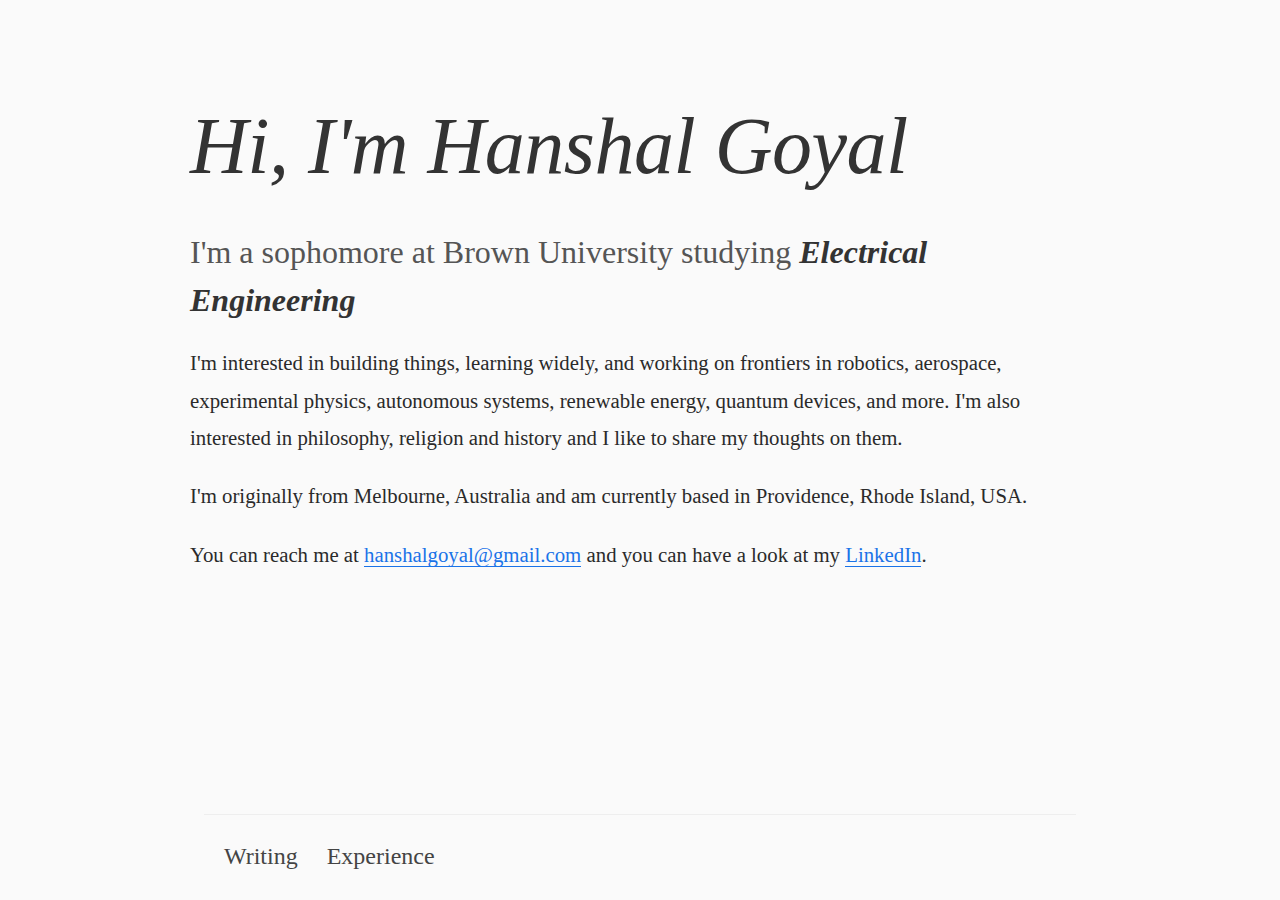
<file: index.html>
<!DOCTYPE html>
<html lang="en">
<head>
    <meta charset="UTF-8">
    <meta name="viewport" content="width=device-width, initial-scale=1.0">
    <title>Hanshal Goyal - Personal Portfolio</title>
    <link rel="stylesheet" href="styles/styles.css">
</head>
<body>
    <h1>Hi, I'm Hanshal Goyal</h1>
    
    <div class="content">
        <p class="job-title">I'm a sophomore at Brown University studying <strong>Electrical Engineering</strong></p>
        
        <p>I'm interested in building things, learning widely, and working on frontiers in robotics, aerospace, experimental physics, autonomous systems, renewable energy, quantum devices, and more. I'm also interested in philosophy, religion and history and I like to share my thoughts on them. </p>
        
        <p>I'm originally from Melbourne, Australia and am currently based in Providence, Rhode Island, USA.</p>

        <p>You can reach me at <a href="mailto:hanshalgoyal@gmail.com">hanshalgoyal@gmail.com</a> and you can have a look at my <a href="https://www.linkedin.com/in/hanshal-goyal/">LinkedIn</a>.</p>
    </div>
    
    <div class="nav">
        <a href="writing.html">Writing</a>
        <a href="experience.html">Experience</a>
    </div>

    <!-- Add some padding at the bottom to prevent content from being clipped by the nav bar on mobile -->
    <div style="padding-bottom: 60px;"></div>
</body>
</html>
</file>
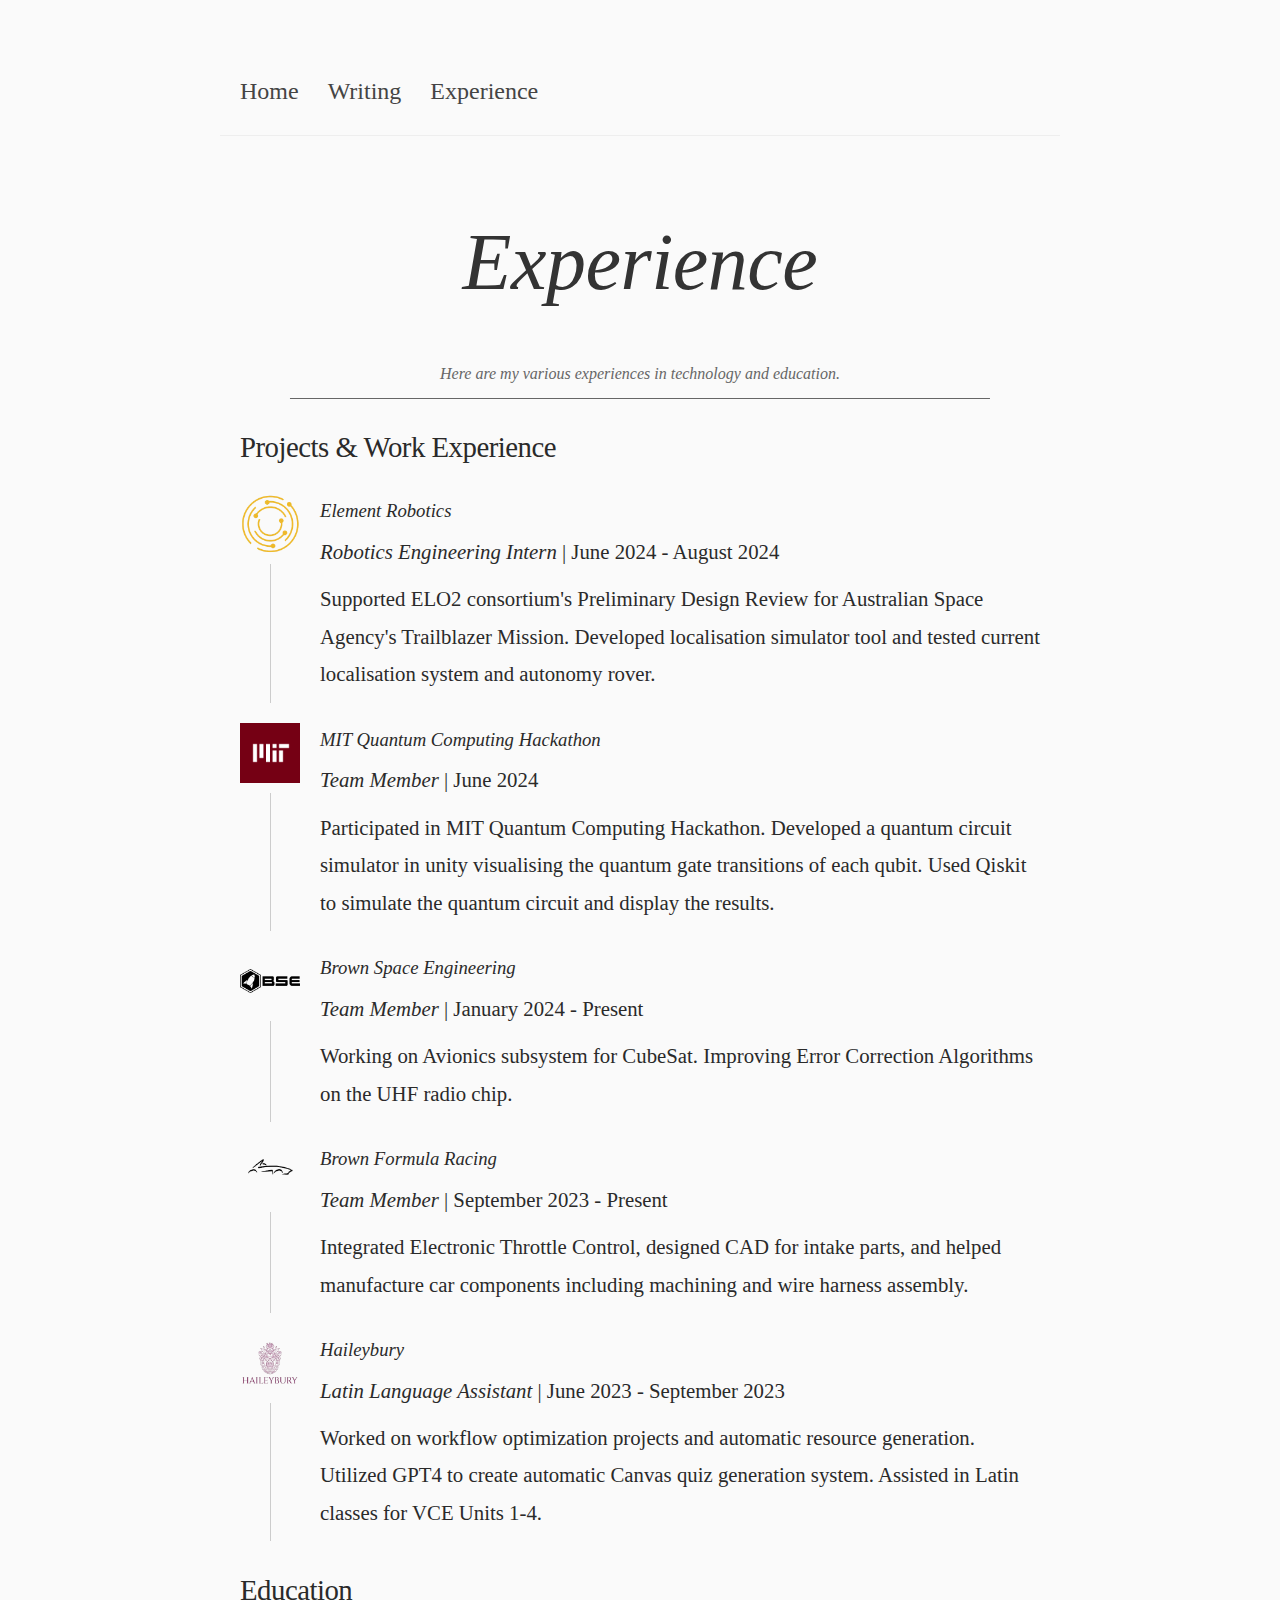
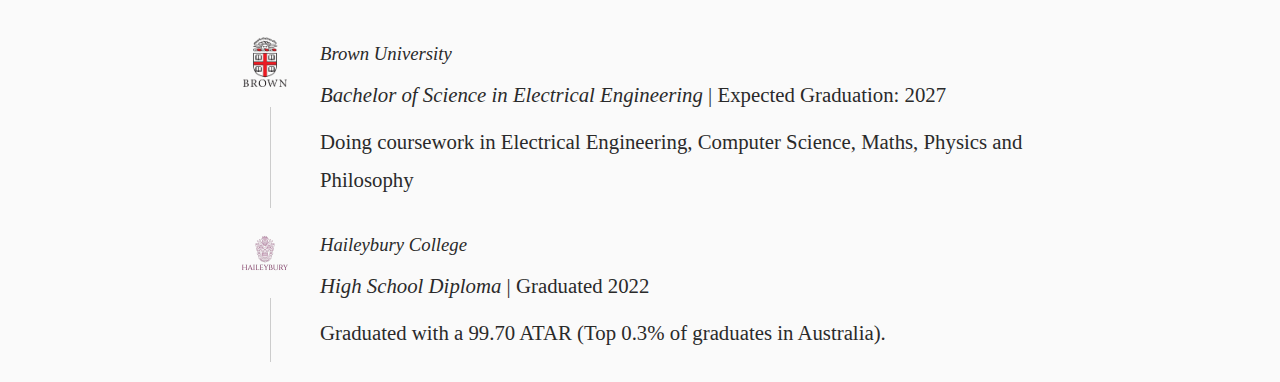
<file: experience.html>
<!DOCTYPE html>
<html lang="en">
<head>
    <meta charset="UTF-8">
    <meta name="viewport" content="width=device-width, initial-scale=1.0">
    <title>Hanshal Goyal - Experience</title>
    <link rel="stylesheet" href="styles/styles.css">
    <link rel="stylesheet" href="styles/experience-styles.css">    
</head>
<body>
    <div class="nav">
        <a href="index.html">Home</a>
        <a href="writing.html">Writing</a>
        <a href="experience.html">Experience</a>
    </div>
    
    <h1>Experience</h1>
    
    <p class="subtitle">Here are my various experiences in technology and education.</p>

    <h2>Projects & Work Experience</h2>
    <div id="projects-container"></div>

    <h2>Education</h2>
    <div id="education-container"></div>

    <script src="load-experience.js"></script>
</body>
</html>
</file>
<file: styles/styles.css>
/* Font faces */
@font-face {
    font-family: 'EB Garamond';
    font-style: italic;
    font-weight: 400 800;
    font-display: swap;
    src: url(https://fonts.gstatic.com/s/ebgaramond/v27/SlGWmQSNjdsmc35JDF1K5GRweDY1ZyHKpWiGIg.woff2) format('woff2');
    unicode-range: U+0460-052F, U+1C80-1C88, U+20B4, U+2DE0-2DFF, U+A640-A69F, U+FE2E-FE2F;
  }
  /* Other @font-face definitions here */
  
  body {
      font-family: 'EB Garamond', 'Times New Roman', Times, serif;
      max-width: 900px;
      margin: 0 auto;
      padding: 20px;
      line-height: 1.8;
      color: #2a2a2a;
      background-color: #fafafa;
  }
  
  h1 {
      font-size: 5em;
      margin-bottom: 10px;
      font-weight: 500;
      font-family: 'EB Garamond', serif;
      font-style: italic;
      letter-spacing: -0.5px;
      color: #333;
  }
  
  .pronunciation {
      font-family: 'EB Garamond', serif;
      font-style: italic;
      color: #777;
      margin-top: 5px;
      font-size: 1em;
  }
  
  .job-title {
      font-family: 'EB Garamond', serif;
      font-size: 2em;
      margin-top: 10px;
      margin-bottom: 10px;
      line-height: 1.5;
      color: #555;
  }
  
  a {
      font-family: 'EB Garamond', serif;
      color: #1a73e8;
      text-decoration: none;
      border-bottom: 1px solid #1a73e8;
      transition: color 0.3s ease, border-bottom-color 0.3s ease;
  }
  
  a:hover {
      color: #0056b3;
      border-bottom-color: #0056b3;
  }
  
  .nav {
      font-family: 'EB Garamond', serif;
      position: fixed;
      bottom: 0;
      left: 50%;
      transform: translateX(-50%);
      background-color: #fafafa;
      border-top: 1px solid #eee;
      padding: 20px;
      text-align: left;
      z-index: 1000;
      width: 65%;
  }
  
  .nav a {
      margin-right: 25px;
      font-size: 1.5em;
      font-weight: 400;
      color: #444;
      border-bottom: 2px solid transparent;
      transition: color 0.3s ease, border-bottom-color 0.3s ease;
      display: inline-block;
  }
  
  .nav a:hover {
      color: #000;
      border-bottom-color: #000;
  }
  
  p {
      font-family: 'EB Garamond', serif;
      font-size: 1.3em;
      margin-bottom: 10px;
  }
  
  strong {
      font-family: 'EB Garamond', serif;
      font-weight: 590;
      font-style: italic;
      color: #333;
  }
  
  @media (max-width: 768px) {
      body {
          padding: 15px;
      }
  
      h1 {
          font-size: 3em;
      }
  
      .job-title {
          font-size: 1.8em;
          margin-top: 5px;
          margin-bottom: 5px;
      }
  
      .nav {
          margin-top: 30px;
          padding-top: 15px;
      }
  
      .nav a {
          font-size: 1.2em;
          margin-right: 15px;
      }
  
      p {
          font-size: 1.3em;
          margin-bottom: 15px;
      }
  }
  
  @media (max-width: 480px) {
      h1 {
          font-size: 2.5em;
      }
  
      .job-title {
          font-size: 1.5em;
      }
  
      .nav a {
          font-size: 1em;
          margin-right: 10px;
      }
  
      p {
          font-size: 1.2em;
          margin-bottom: 10px;
      }
  }
</file>
<file: styles/experience-styles.css>
.subtitle {
    font-style: italic;
    color: #666;
    margin-bottom: 10px;
    font-size: 1em;
    text-align: center;
    position: relative;
    display: inline-block;
    left: 50%;
    transform: translateX(-50%);
}

.subtitle::after {
    content: '';
    display: block;
    width: 175%;
    height: 1px;
    background-color: #666;
    position: absolute;
    bottom: -10px;
    left: 50%;
    transform: translateX(-50%);
}

h1 {
    font-size: 5em;
    margin-bottom: 10px;
    font-weight: normal;
    letter-spacing: -0.5px;
    text-align: center;
}

h2 {
    font-size: 1.8em;
    margin-bottom: 20px;
    font-weight: normal;
    letter-spacing: -0.5px;
}

.nav {
    margin-top: 50px;
    position: relative;
    border-bottom: 1px solid #eee;
    border-top: unset;
    bottom: unset;
    width: 100%;
}

.experience-item {
    display: flex;
    align-items: flex-start;
    margin-bottom: 20px;
    position: relative;
    padding-left: 80px;
}

.company-icon,
.education-icon {
    width: 60px;
    height: 60px;
    margin-right: 20px;
    flex-shrink: 0;
    position: absolute;
    left: 0;
    top: 0;
}

.experience-item::before,
.education-item::before {
    content: '';
    position: absolute;
    left: 30px;
    top: 70px;
    bottom: 0;
    width: 1px;
    background-color: #ccc;
}

.experience-details h3 {
    margin-top: 0;
    margin-bottom: 5px;
    font-style: italic;
    font-weight: normal;
}

.experience-details p {
    margin-top: 0;
}

.education-item {
    margin-bottom: 20px;
}

.education-item h3 {
    margin-bottom: 5px;
    font-style: italic;
    font-weight: normal;
}

.education-item p {
    margin-top: 0;
}

body {
    max-width: 800px;
    margin: 0 auto;
    padding: 0 20px;
}

.experience-details {
    flex: 1;
}

.education-icon {
    width: 50px;  /* Adjust size as needed */
    height: 50px;
    object-fit: contain;
    margin-right: 15px;
}
</file>
